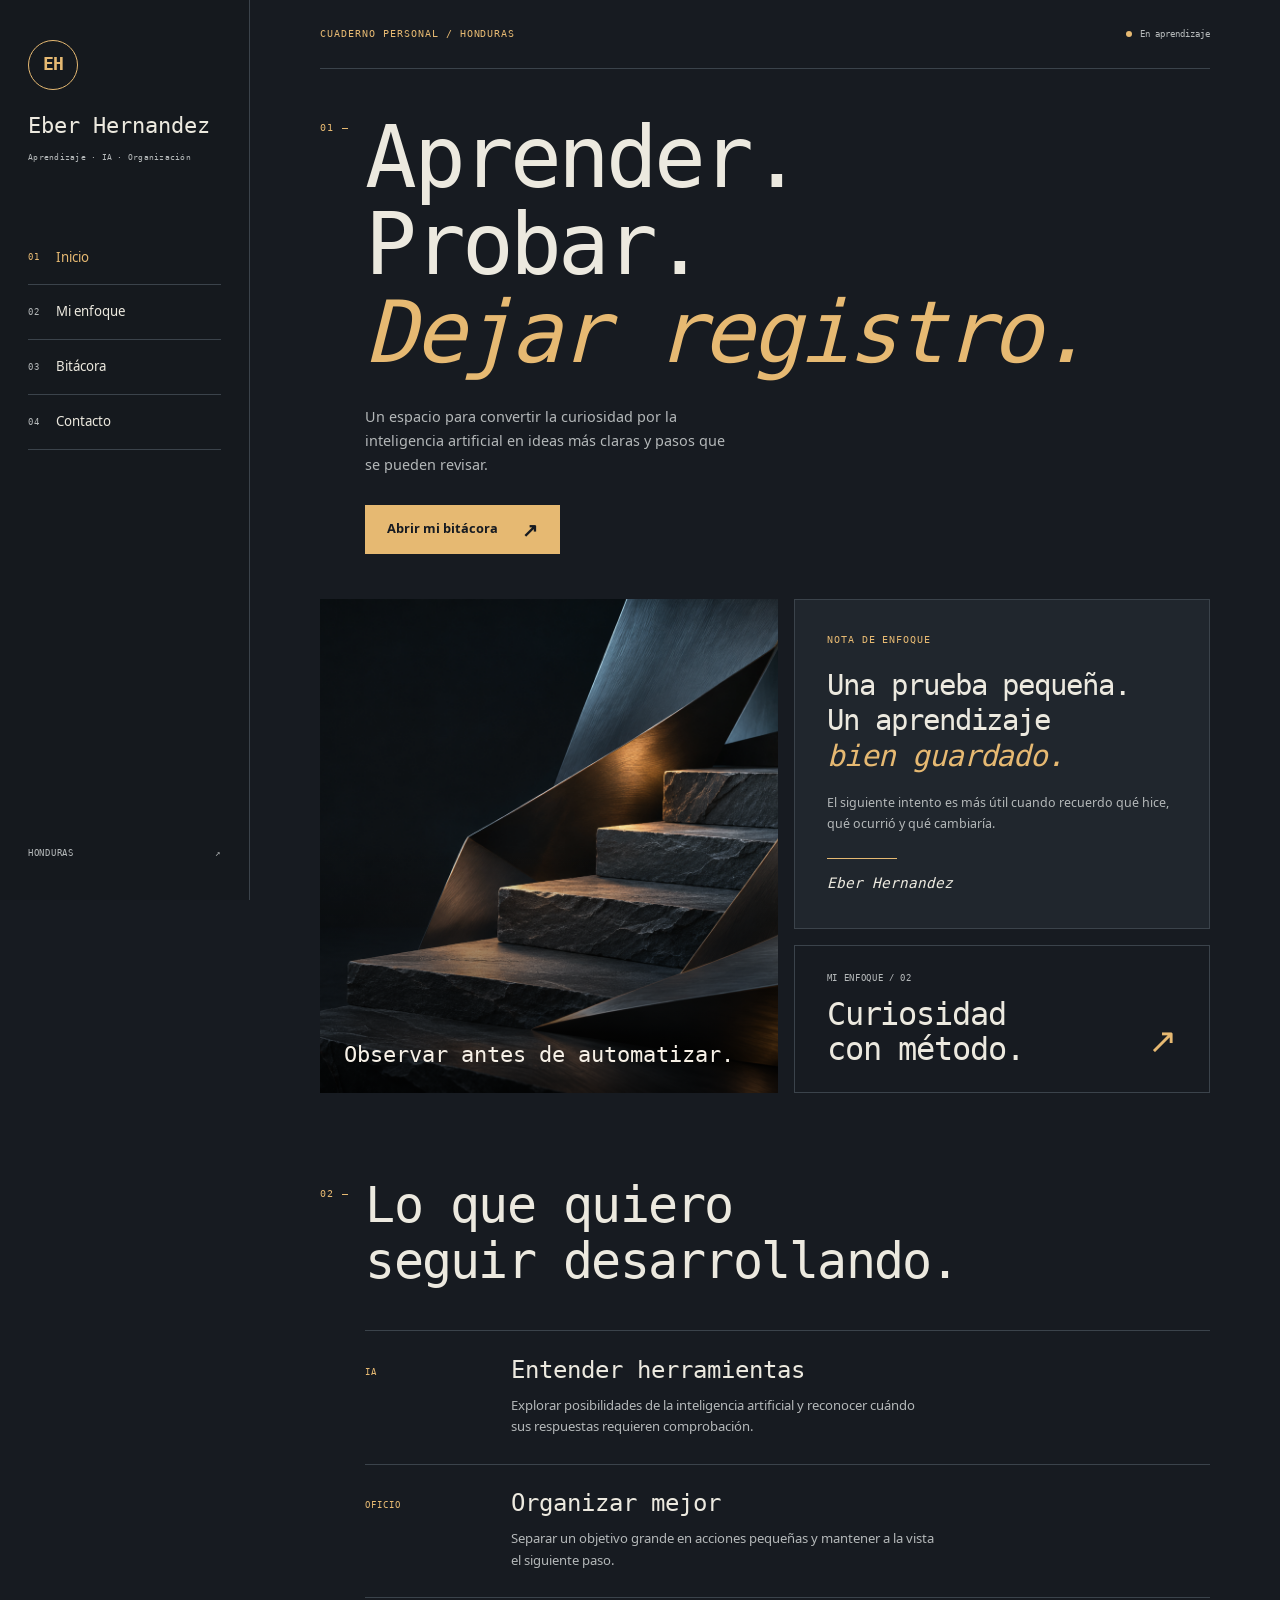
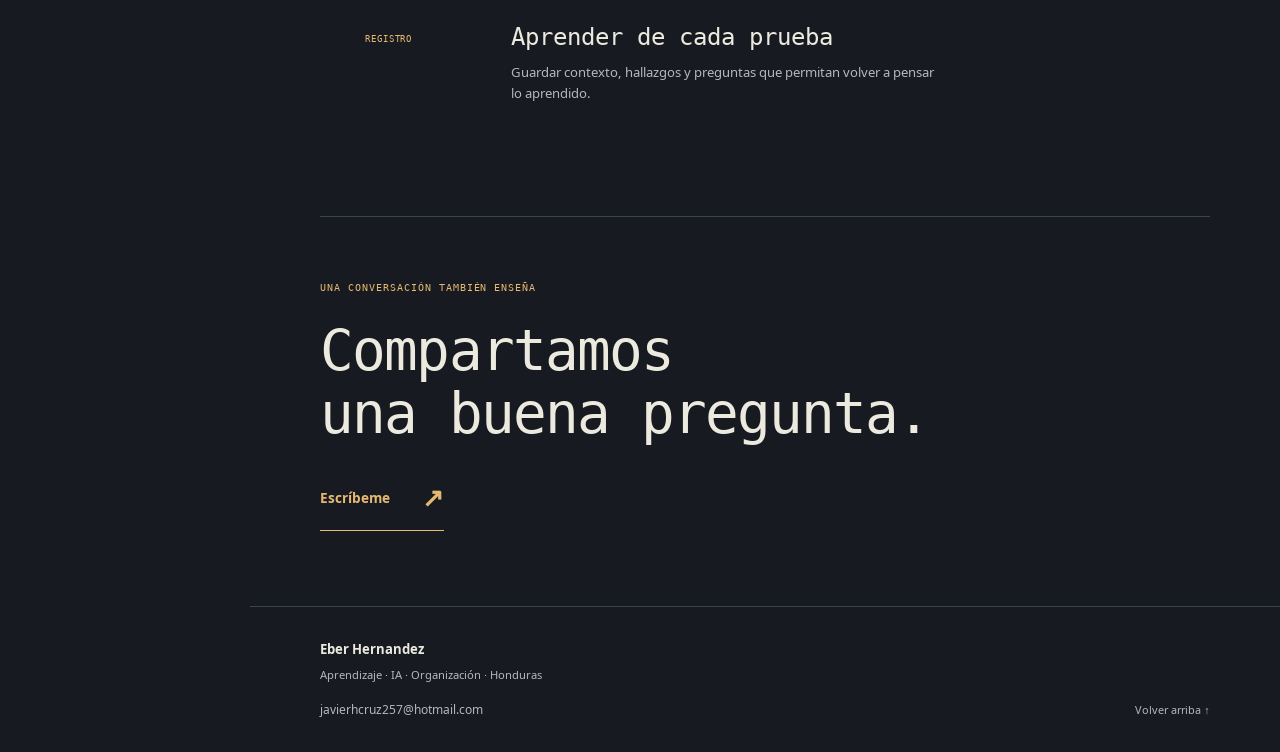
<file: index.html>
<!doctype html>
<html lang="es"><head><meta charset="utf-8"><meta name="viewport" content="width=device-width, initial-scale=1"><meta name="color-scheme" content="dark"><meta name="description" content="El espacio personal de Eber Hernandez para aprender sobre inteligencia artificial, organizar ideas y documentar pruebas."><meta name="theme-color" content="#171b21"><title>Aprender. Probar. Dejar registro. · Eber Hernandez</title><link rel="icon" href="favicon.svg" type="image/svg+xml"><link rel="stylesheet" href="assets/fonts.css"><link rel="stylesheet" href="assets/styles.css"><script src="configuracion.js" defer></script><script src="assets/app.js" defer></script></head><body data-site="eber" data-email="javierhcruz257@hotmail.com" class="site-eber"><a class="skip-link" href="#contenido">Saltar al contenido</a><header class="site-header"><a class="brand" href="index.html" aria-label="Eber Hernandez, inicio"><span class="brand-symbol" aria-hidden="true">EH</span><span>Eber Hernandez<small>Aprendizaje · IA · Organización</small></span></a><button class="menu-toggle" type="button" aria-expanded="false" aria-controls="navegacion">Menú <span aria-hidden="true">＋</span></button><nav id="navegacion" class="primary-nav" aria-label="Navegación principal" data-open="false"><a href="index.html" aria-current="page"><span class="nav-index" aria-hidden="true">01</span>Inicio</a><a href="servicios.html"><span class="nav-index" aria-hidden="true">02</span>Mi enfoque</a><a href="herramientas.html"><span class="nav-index" aria-hidden="true">03</span>Bitácora</a><a href="contacto.html"><span class="nav-index" aria-hidden="true">04</span>Contacto</a></nav><span class="nav-foot">Honduras<span aria-hidden="true"> ↗</span></span></header><main id="contenido" tabindex="-1">
<section class="eb-home"><div class="eb-topline"><span class="eyebrow">Cuaderno personal / Honduras</span><span class="eb-online"><i aria-hidden="true"></i>En aprendizaje</span></div><div class="eb-title"><span class="folio" aria-hidden="true">01 —</span><h1>Aprender.<br>Probar.<br><em>Dejar registro.</em></h1><p>Un espacio para convertir la curiosidad por la inteligencia artificial en ideas más claras y pasos que se pueden revisar.</p><a class="button amber" href="herramientas.html">Abrir mi bitácora<span aria-hidden="true">↗</span></a></div><div class="eb-bento"><figure class="eb-photo"><img src="assets/editorial.png" alt="Composición abstracta de planos oscuros y reflejos ámbar, como etapas de aprendizaje" width="1024" height="1024" fetchpriority="high"><figcaption>Observar antes de automatizar.</figcaption></figure><article class="eb-note"><span class="eyebrow">Nota de enfoque</span><h2>Una prueba pequeña.<br>Un aprendizaje<br><em>bien guardado.</em></h2><p>El siguiente intento es más útil cuando recuerdo qué hice, qué ocurrió y qué cambiaría.</p><span class="note-line" aria-hidden="true"></span><span class="signature">Eber Hernandez</span></article><a class="eb-bento-link" href="servicios.html"><span class="small-mono">MI ENFOQUE / 02</span><h2>Curiosidad<br>con método.</h2><span aria-hidden="true">↗</span></a></div></section>
<section class="eb-section"><div class="eb-section-head"><span class="folio">02 —</span><h2>Lo que quiero<br>seguir desarrollando.</h2></div><div class="eb-focus-list"><article><span>IA</span><div><h3>Entender herramientas</h3><p>Explorar posibilidades de la inteligencia artificial y reconocer cuándo sus respuestas requieren comprobación.</p></div></article><article><span>OFICIO</span><div><h3>Organizar mejor</h3><p>Separar un objetivo grande en acciones pequeñas y mantener a la vista el siguiente paso.</p></div></article><article><span>REGISTRO</span><div><h3>Aprender de cada prueba</h3><p>Guardar contexto, hallazgos y preguntas que permitan volver a pensar lo aprendido.</p></div></article></div></section>
<section class="eb-outro"><span class="eyebrow">Una conversación también enseña</span><h2>Compartamos<br>una buena pregunta.</h2><a class="text-link" href="contacto.html">Escríbeme<span aria-hidden="true">↗</span></a></section></main><footer class="site-footer"><div><strong>Eber Hernandez</strong><p>Aprendizaje · IA · Organización · Honduras</p></div><a href="mailto:javierhcruz257@hotmail.com">javierhcruz257@hotmail.com</a><a class="back-top" href="#contenido">Volver arriba ↑</a></footer></body></html>
</file>
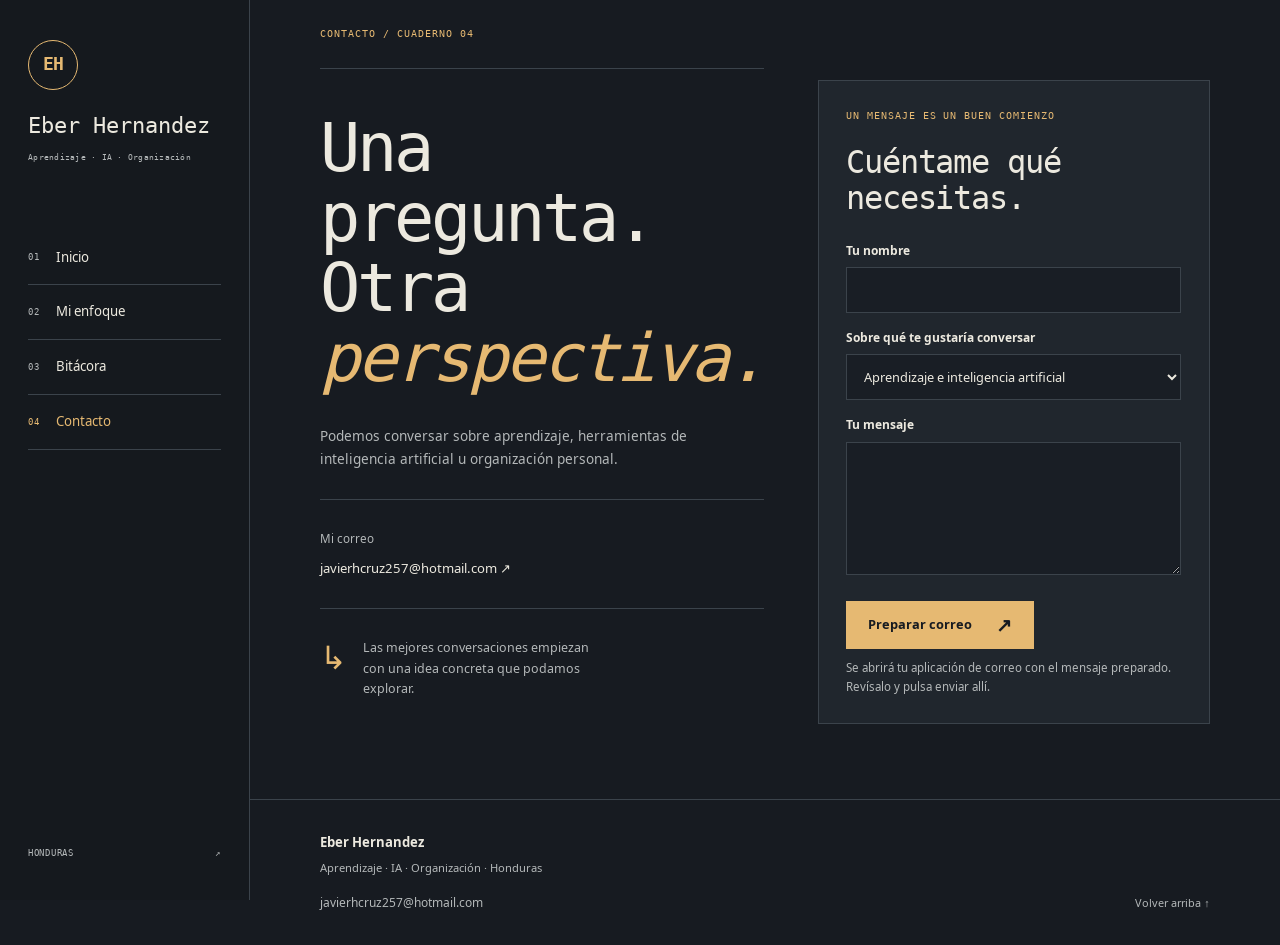
<file: contacto.html>
<!doctype html>
<html lang="es"><head><meta charset="utf-8"><meta name="viewport" content="width=device-width, initial-scale=1"><meta name="color-scheme" content="dark"><meta name="description" content="Contacta con Eber Hernandez para compartir preguntas e ideas sobre aprendizaje, inteligencia artificial y organización."><meta name="theme-color" content="#171b21"><title>Contacto · Eber Hernandez</title><link rel="icon" href="favicon.svg" type="image/svg+xml"><link rel="stylesheet" href="assets/fonts.css"><link rel="stylesheet" href="assets/styles.css"><script src="configuracion.js" defer></script><script src="assets/app.js" defer></script></head><body data-site="eber" data-email="javierhcruz257@hotmail.com" class="site-eber"><a class="skip-link" href="#contenido">Saltar al contenido</a><header class="site-header"><a class="brand" href="index.html" aria-label="Eber Hernandez, inicio"><span class="brand-symbol" aria-hidden="true">EH</span><span>Eber Hernandez<small>Aprendizaje · IA · Organización</small></span></a><button class="menu-toggle" type="button" aria-expanded="false" aria-controls="navegacion">Menú <span aria-hidden="true">＋</span></button><nav id="navegacion" class="primary-nav" aria-label="Navegación principal" data-open="false"><a href="index.html"><span class="nav-index" aria-hidden="true">01</span>Inicio</a><a href="servicios.html"><span class="nav-index" aria-hidden="true">02</span>Mi enfoque</a><a href="herramientas.html"><span class="nav-index" aria-hidden="true">03</span>Bitácora</a><a href="contacto.html" aria-current="page"><span class="nav-index" aria-hidden="true">04</span>Contacto</a></nav><span class="nav-foot">Honduras<span aria-hidden="true"> ↗</span></span></header><main id="contenido" tabindex="-1">
<section class="contact-layout eb-contact"><div class="contact-story"><div class="eb-topline"><span class="eyebrow">Contacto / Cuaderno 04</span></div><h1>Una pregunta.<br>Otra<br><em>perspectiva.</em></h1><p>Podemos conversar sobre aprendizaje, herramientas de inteligencia artificial u organización personal.</p><div class="contact-detail"><span>Mi correo</span><a href="mailto:javierhcruz257@hotmail.com">javierhcruz257@hotmail.com <span aria-hidden="true">↗</span></a></div><div class="eb-contact-note"><span aria-hidden="true">↳</span><p>Las mejores conversaciones empiezan con una idea concreta que podamos explorar.</p></div><div class="optional-links"><a class="button secondary" data-link="agenda" href="#" hidden>Ver agenda <span aria-hidden="true">↗</span></a><a class="button secondary" data-link="formulario" href="#" hidden>Abrir formulario <span aria-hidden="true">↗</span></a></div></div><form id="contact-form" class="contact-form" data-contact="eber"><p class="eyebrow">Un mensaje es un buen comienzo</p><h2>Cuéntame qué necesitas.</h2><div class="field"><label for="contact-name">Tu nombre</label><input id="contact-name" name="name" type="text" required maxlength="90" autocomplete="name"></div><div class="field"><label for="contact-subject">Sobre qué te gustaría conversar</label><select id="contact-subject" name="subject"><option value="Aprendizaje e inteligencia artificial">Aprendizaje e inteligencia artificial</option><option value="Organización personal">Organización personal</option><option value="Una idea o una pregunta">Una idea o una pregunta</option><option value="Sobre la bitácora">Sobre la bitácora</option></select></div><div class="field"><label for="contact-message">Tu mensaje</label><textarea id="contact-message" name="message" required rows="6" maxlength="3000"></textarea></div><button class="button" type="submit">Preparar correo <span aria-hidden="true">↗</span></button><p class="form-help">Se abrirá tu aplicación de correo con el mensaje preparado. Revísalo y pulsa enviar allí.</p><p id="contact-status" class="status" role="status" aria-live="polite"></p></form></section></main><footer class="site-footer"><div><strong>Eber Hernandez</strong><p>Aprendizaje · IA · Organización · Honduras</p></div><a href="mailto:javierhcruz257@hotmail.com">javierhcruz257@hotmail.com</a><a class="back-top" href="#contenido">Volver arriba ↑</a></footer></body></html>
</file>
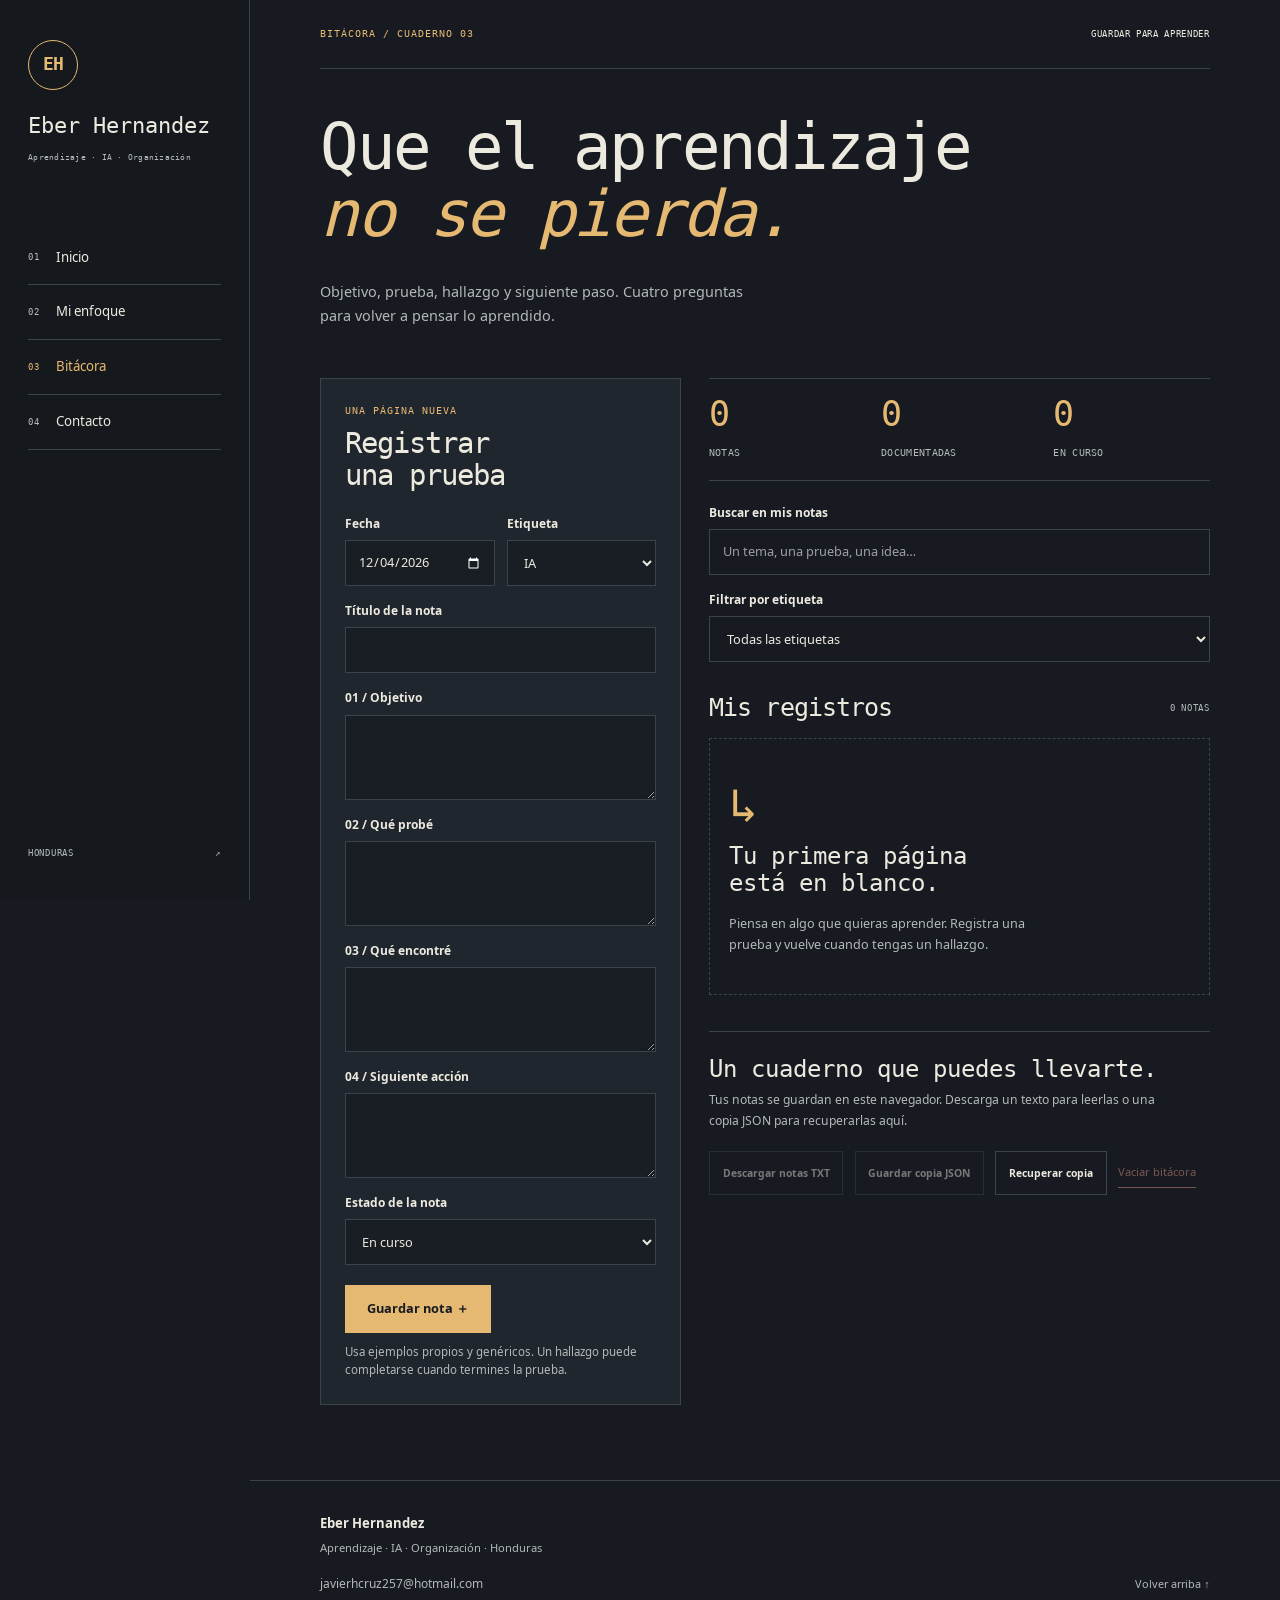
<file: herramientas.html>
<!doctype html>
<html lang="es"><head><meta charset="utf-8"><meta name="viewport" content="width=device-width, initial-scale=1"><meta name="color-scheme" content="dark"><meta name="description" content="Una bitácora personal para registrar objetivos, pruebas, hallazgos y siguientes acciones. Filtra, busca y exporta tus notas."><meta name="theme-color" content="#171b21"><title>Bitácora de aprendizaje · Eber Hernandez</title><link rel="icon" href="favicon.svg" type="image/svg+xml"><link rel="stylesheet" href="assets/fonts.css"><link rel="stylesheet" href="assets/styles.css"><script src="configuracion.js" defer></script><script src="assets/app.js" defer></script></head><body data-site="eber" data-email="javierhcruz257@hotmail.com" class="site-eber"><a class="skip-link" href="#contenido">Saltar al contenido</a><header class="site-header"><a class="brand" href="index.html" aria-label="Eber Hernandez, inicio"><span class="brand-symbol" aria-hidden="true">EH</span><span>Eber Hernandez<small>Aprendizaje · IA · Organización</small></span></a><button class="menu-toggle" type="button" aria-expanded="false" aria-controls="navegacion">Menú <span aria-hidden="true">＋</span></button><nav id="navegacion" class="primary-nav" aria-label="Navegación principal" data-open="false"><a href="index.html"><span class="nav-index" aria-hidden="true">01</span>Inicio</a><a href="servicios.html"><span class="nav-index" aria-hidden="true">02</span>Mi enfoque</a><a href="herramientas.html" aria-current="page"><span class="nav-index" aria-hidden="true">03</span>Bitácora</a><a href="contacto.html"><span class="nav-index" aria-hidden="true">04</span>Contacto</a></nav><span class="nav-foot">Honduras<span aria-hidden="true"> ↗</span></span></header><main id="contenido" tabindex="-1">
<section class="page-heading eb-page-head eb-tool-head"><div class="eb-topline"><span class="eyebrow">Bitácora / Cuaderno 03</span><span class="small-mono">GUARDAR PARA APRENDER</span></div><h1>Que el aprendizaje<br><em>no se pierda.</em></h1><p>Objetivo, prueba, hallazgo y siguiente paso. Cuatro preguntas para volver a pensar lo aprendido.</p></section>
<section class="eb-journal" aria-label="Bitácora personal"><aside><form id="journal-form" class="eb-journal-editor"><div class="editor-heading"><p class="eyebrow">Una página nueva</p><h2 id="editor-title">Registrar una prueba</h2></div><div class="form-grid"><div class="field"><label for="entry-date">Fecha</label><input id="entry-date" name="date" type="date" required min="1900-01-01" max="2200-12-31"></div><div class="field"><label for="entry-tag">Etiqueta</label><select id="entry-tag" name="tag"><option value="IA">IA</option><option value="Organización">Organización</option><option value="Aprendizaje">Aprendizaje</option><option value="Prueba de herramienta">Prueba de herramienta</option><option value="Otra">Otra</option></select></div></div><div class="field"><label for="entry-title">Título de la nota</label><input id="entry-title" name="title" type="text" required maxlength="160"></div><div class="field"><label for="entry-objective">01 / Objetivo</label><textarea id="entry-objective" name="objective" required maxlength="1800" rows="3"></textarea></div><div class="field"><label for="entry-trial">02 / Qué probé</label><textarea id="entry-trial" name="trial" required maxlength="2200" rows="3"></textarea></div><div class="field"><label for="entry-finding">03 / Qué encontré</label><textarea id="entry-finding" name="finding" maxlength="2200" rows="3"></textarea></div><div class="field"><label for="entry-next">04 / Siguiente acción</label><textarea id="entry-next" name="next" maxlength="1800" rows="2"></textarea></div><div class="field"><label for="entry-state">Estado de la nota</label><select id="entry-state" name="state"><option value="En curso">En curso</option><option value="Documentada">Documentada</option></select></div><div class="form-actions"><button id="save-entry" class="button amber" type="submit">Guardar nota <span aria-hidden="true">＋</span></button><button id="cancel-edit" class="button secondary" type="button" hidden>Cancelar</button></div><p class="form-help">Usa ejemplos propios y genéricos. Un hallazgo puede completarse cuando termines la prueba.</p></form></aside><div class="eb-notebook"><div class="eb-journal-stats"><div><strong id="total-count">0</strong><span>Notas</span></div><div><strong id="documented-count">0</strong><span>Documentadas</span></div><div><strong id="pending-count">0</strong><span>En curso</span></div></div><div class="eb-search"><div class="field"><label for="search-notes">Buscar en mis notas</label><input id="search-notes" name="search-notes" type="search" maxlength="120" placeholder="Un tema, una prueba, una idea…"></div><div class="field"><label for="filter-tag">Filtrar por etiqueta</label><select id="filter-tag" name="filter-tag"><option value="all">Todas las etiquetas</option><option value="IA">IA</option><option value="Organización">Organización</option><option value="Aprendizaje">Aprendizaje</option><option value="Prueba de herramienta">Prueba de herramienta</option><option value="Otra">Otra</option></select></div></div><div class="records-header"><h2>Mis registros</h2><span id="visible-count" class="small-mono">0 notas</span></div><div id="journal-list" class="journal-list"></div><div id="empty-state" class="empty-state"><span class="empty-folio" aria-hidden="true">↳</span><h3>Tu primera página está en blanco.</h3><p>Piensa en algo que quieras aprender. Registra una prueba y vuelve cuando tengas un hallazgo.</p></div><p id="tool-status" class="status" role="status" aria-live="polite"></p><section class="eb-backup"><h3>Un cuaderno que puedes llevarte.</h3><p>Tus notas se guardan en este navegador. Descarga un texto para leerlas o una copia JSON para recuperarlas aquí.</p><div class="export-actions"><button class="button secondary" id="export-txt" type="button" disabled>Descargar notas TXT</button><button class="button secondary" id="export-json" type="button" disabled>Guardar copia JSON</button><label class="button secondary file-label" for="import-json">Recuperar copia<input id="import-json" type="file" accept=".json,application/json"></label><button class="quiet-button danger" id="clear-entries" type="button" disabled>Vaciar bitácora</button></div></section></div></section></main><footer class="site-footer"><div><strong>Eber Hernandez</strong><p>Aprendizaje · IA · Organización · Honduras</p></div><a href="mailto:javierhcruz257@hotmail.com">javierhcruz257@hotmail.com</a><a class="back-top" href="#contenido">Volver arriba ↑</a></footer></body></html>
</file>
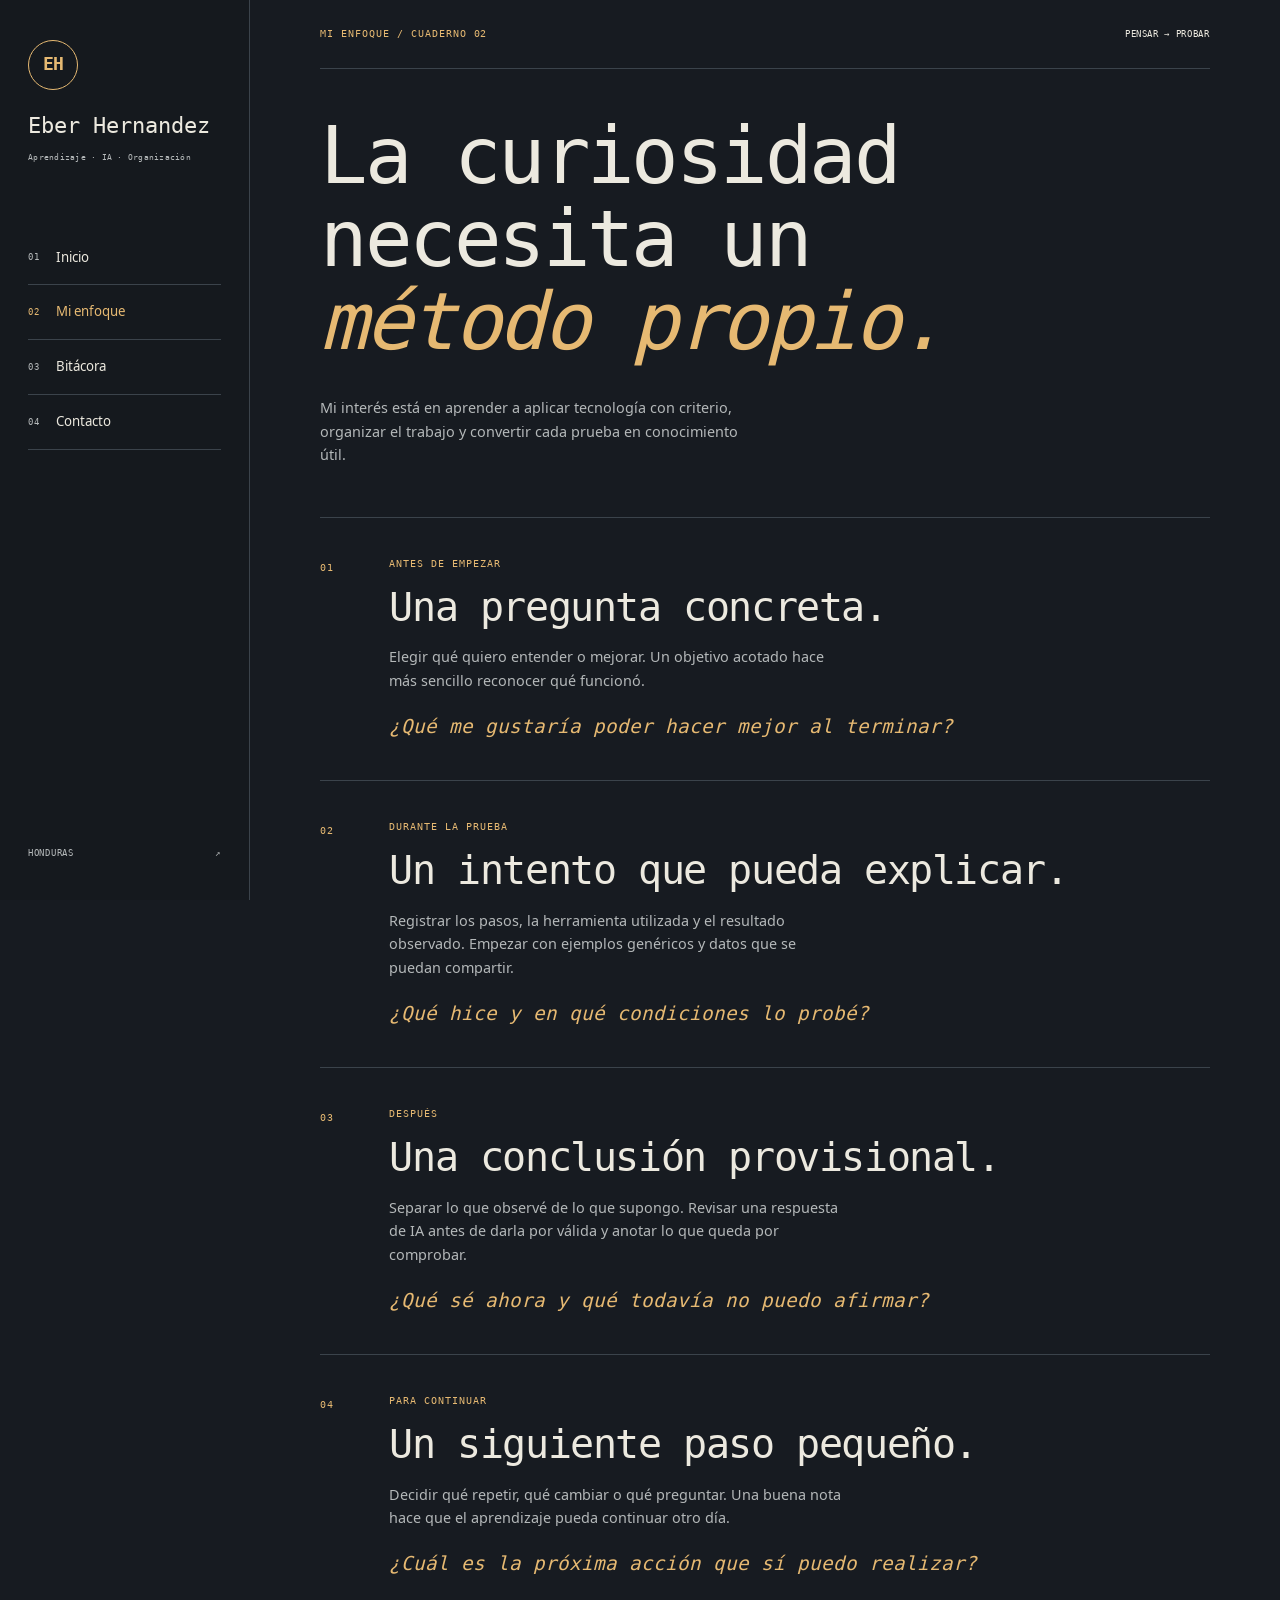
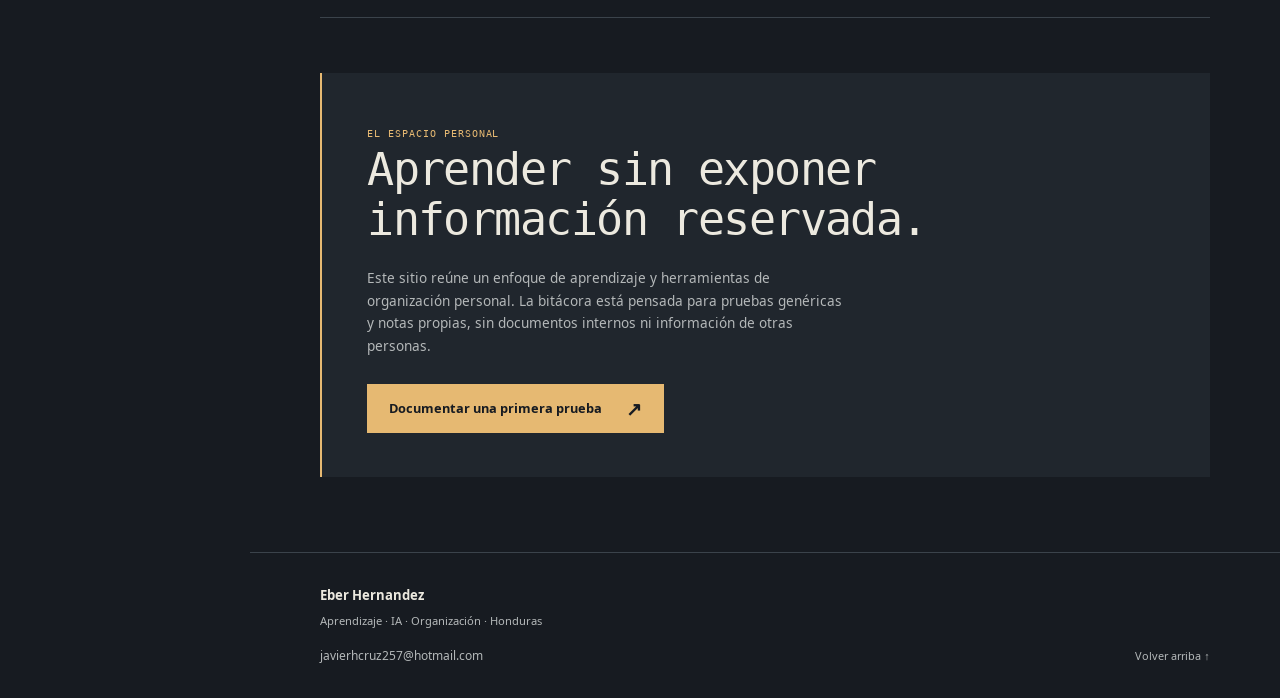
<file: servicios.html>
<!doctype html>
<html lang="es"><head><meta charset="utf-8"><meta name="viewport" content="width=device-width, initial-scale=1"><meta name="color-scheme" content="dark"><meta name="description" content="Un método personal de aprendizaje para experimentar con herramientas de IA y organización, documentando lo aprendido."><meta name="theme-color" content="#171b21"><title>Mi enfoque · Eber Hernandez</title><link rel="icon" href="favicon.svg" type="image/svg+xml"><link rel="stylesheet" href="assets/fonts.css"><link rel="stylesheet" href="assets/styles.css"><script src="configuracion.js" defer></script><script src="assets/app.js" defer></script></head><body data-site="eber" data-email="javierhcruz257@hotmail.com" class="site-eber"><a class="skip-link" href="#contenido">Saltar al contenido</a><header class="site-header"><a class="brand" href="index.html" aria-label="Eber Hernandez, inicio"><span class="brand-symbol" aria-hidden="true">EH</span><span>Eber Hernandez<small>Aprendizaje · IA · Organización</small></span></a><button class="menu-toggle" type="button" aria-expanded="false" aria-controls="navegacion">Menú <span aria-hidden="true">＋</span></button><nav id="navegacion" class="primary-nav" aria-label="Navegación principal" data-open="false"><a href="index.html"><span class="nav-index" aria-hidden="true">01</span>Inicio</a><a href="servicios.html" aria-current="page"><span class="nav-index" aria-hidden="true">02</span>Mi enfoque</a><a href="herramientas.html"><span class="nav-index" aria-hidden="true">03</span>Bitácora</a><a href="contacto.html"><span class="nav-index" aria-hidden="true">04</span>Contacto</a></nav><span class="nav-foot">Honduras<span aria-hidden="true"> ↗</span></span></header><main id="contenido" tabindex="-1">
<section class="page-heading eb-page-head"><div class="eb-topline"><span class="eyebrow">Mi enfoque / Cuaderno 02</span><span class="small-mono">PENSAR → PROBAR</span></div><h1>La curiosidad<br>necesita un<br><em>método propio.</em></h1><p>Mi interés está en aprender a aplicar tecnología con criterio, organizar el trabajo y convertir cada prueba en conocimiento útil.</p></section>
<section class="eb-method"><article><span class="folio">01</span><div><p class="eyebrow">Antes de empezar</p><h2>Una pregunta concreta.</h2><p>Elegir qué quiero entender o mejorar. Un objetivo acotado hace más sencillo reconocer qué funcionó.</p><p class="eb-question">¿Qué me gustaría poder hacer mejor al terminar?</p></div></article><article><span class="folio">02</span><div><p class="eyebrow">Durante la prueba</p><h2>Un intento que pueda explicar.</h2><p>Registrar los pasos, la herramienta utilizada y el resultado observado. Empezar con ejemplos genéricos y datos que se puedan compartir.</p><p class="eb-question">¿Qué hice y en qué condiciones lo probé?</p></div></article><article><span class="folio">03</span><div><p class="eyebrow">Después</p><h2>Una conclusión provisional.</h2><p>Separar lo que observé de lo que supongo. Revisar una respuesta de IA antes de darla por válida y anotar lo que queda por comprobar.</p><p class="eb-question">¿Qué sé ahora y qué todavía no puedo afirmar?</p></div></article><article><span class="folio">04</span><div><p class="eyebrow">Para continuar</p><h2>Un siguiente paso pequeño.</h2><p>Decidir qué repetir, qué cambiar o qué preguntar. Una buena nota hace que el aprendizaje pueda continuar otro día.</p><p class="eb-question">¿Cuál es la próxima acción que sí puedo realizar?</p></div></article></section>
<section class="eb-note-wide"><span class="eyebrow">El espacio personal</span><h2>Aprender sin exponer<br>información reservada.</h2><p>Este sitio reúne un enfoque de aprendizaje y herramientas de organización personal. La bitácora está pensada para pruebas genéricas y notas propias, sin documentos internos ni información de otras personas.</p><a class="button amber" href="herramientas.html">Documentar una primera prueba<span aria-hidden="true">↗</span></a></section></main><footer class="site-footer"><div><strong>Eber Hernandez</strong><p>Aprendizaje · IA · Organización · Honduras</p></div><a href="mailto:javierhcruz257@hotmail.com">javierhcruz257@hotmail.com</a><a class="back-top" href="#contenido">Volver arriba ↑</a></footer></body></html>
</file>
<file: assets/fonts.css>
@font-face{font-family:'Site Display';src:url('fonts/display-400.woff') format('woff');font-style:normal;font-weight:400;font-display:swap}
@font-face{font-family:'Site Display';src:url('fonts/display-700.woff') format('woff');font-style:normal;font-weight:700;font-display:swap}
@font-face{font-family:'Site Text';src:url('fonts/text-400.woff') format('woff');font-style:normal;font-weight:400;font-display:swap}
@font-face{font-family:'Site Text';src:url('fonts/text-700.woff') format('woff');font-style:normal;font-weight:700;font-display:swap}
@font-face{font-family:'Site Mono';src:url('fonts/mono-400.woff') format('woff');font-style:normal;font-weight:400;font-display:swap}
:root{--font-head:'Site Display',Georgia,serif;--font-body:'Site Text',Arial,sans-serif;--font-mono:'Site Mono',monospace}
</file>
<file: assets/styles.css>
*{box-sizing:border-box}html{scroll-behavior:smooth;scroll-padding-top:7rem}body{margin:0;font-family:var(--font-body,Arial,sans-serif);line-height:1.65;-webkit-font-smoothing:antialiased}button,input,select,textarea{font:inherit}button,a,input,select,textarea{-webkit-tap-highlight-color:transparent}button,a{touch-action:manipulation}button{cursor:pointer}button:disabled{cursor:not-allowed;opacity:.45}a{color:inherit;text-decoration:none}img{display:block;max-width:100%}h1,h2,h3,p,figure{margin:0}h1,h2,h3{font-family:var(--font-head,Georgia,serif);font-weight:500;line-height:1.12;text-wrap:balance}h1{letter-spacing:-.045em}h2{letter-spacing:-.035em}p{max-width:68ch}em{font-weight:inherit}ul,ol{padding-left:1.2rem}main{min-width:0}main:focus{outline:none}[hidden]{display:none!important}:focus-visible{outline:3px solid var(--focus,#0d7c81);outline-offset:5px}::selection{background:var(--accent);color:var(--ink)}.wrap{width:min(1280px,calc(100% - 96px));margin-inline:auto}.eyebrow,.small-mono,.folio,.chapter,.nav-index{font-family:var(--font-mono,monospace);font-size:.7rem;font-weight:500;letter-spacing:.1em;text-transform:uppercase}.eyebrow{margin-bottom:1.3rem}.small-mono{font-size:.68rem;letter-spacing:.07em}.site-header{display:flex;align-items:center;gap:2rem;position:relative;z-index:20}.brand{display:flex;align-items:center;gap:.85rem;line-height:1.25;flex-shrink:0}.brand>span:last-child{font-family:var(--font-head,Georgia,serif);font-size:1.1rem;font-weight:600}.brand small{display:block;font-family:var(--font-body,Arial,sans-serif);font-size:.64rem;font-weight:400;margin-top:.35rem;letter-spacing:.02em}.brand-symbol{display:grid;place-items:center;width:46px;height:46px;font-family:var(--font-head,Georgia,serif);font-size:1.1rem;font-weight:700;letter-spacing:-.04em}.primary-nav{display:flex;align-items:center;gap:1.5rem;margin-left:auto}.primary-nav a{font-size:.8rem;padding:.65rem 0;position:relative}.primary-nav a:after{content:'';position:absolute;bottom:.2rem;left:0;width:0;height:1px;background:currentColor;transition:width .2s}.primary-nav a:hover:after,.primary-nav a[aria-current=page]:after{width:100%}.nav-index,.nav-foot{display:none}.menu-toggle{display:none;color:inherit;background:transparent;border:1px solid currentColor;border-radius:0;padding:.5rem .8rem;align-items:center;gap:.65rem}.skip-link{position:fixed;top:10px;left:12px;padding:12px 18px;background:var(--ink);color:var(--paper);z-index:100;transform:translateY(-180%)}.skip-link:focus{transform:translateY(0)}.button{display:inline-flex;justify-content:center;align-items:center;gap:1.5rem;min-height:48px;padding:.85rem 1.3rem;border:1px solid var(--ink);background:var(--ink);color:var(--paper);font-size:.8rem;font-weight:600;line-height:1.4;border-radius:0;transition:background .2s,color .2s,transform .2s;text-align:center;max-width:100%}.button:hover{transform:translateY(-2px)}.button span[aria-hidden]{font-size:1.2rem;line-height:1}.button.secondary{background:transparent;color:var(--ink);border-color:var(--line)}.button.secondary:hover{border-color:var(--ink)}.text-link{display:inline-flex;align-items:center;gap:2rem;font-size:.85rem;font-weight:600;padding:.7rem 0;border-bottom:1px solid currentColor}.text-link>span{font-size:1.6rem;transition:transform .2s}.text-link:hover>span{transform:translate(3px,-3px)}.section{padding-block:100px}.section-heading{margin-bottom:2.5rem}.section-heading h2{font-size:clamp(2.3rem,4.1vw,3.8rem)}.section-heading>p:last-child{margin-top:1rem;color:var(--muted)}.site-footer{border-top:1px solid var(--line);padding:2.7rem 0;display:flex;align-items:center;gap:2rem;color:var(--muted);font-size:.75rem}.site-footer strong{font-size:.82rem;font-weight:600;color:var(--ink)}.site-footer p{font-size:.7rem;margin-top:.3rem}.site-footer>a{overflow-wrap:anywhere}.site-footer .back-top{margin-left:auto;white-space:nowrap}.page-heading{padding-block:82px 65px}.page-heading h1{font-size:clamp(3rem,6vw,5.5rem)}.page-heading>p:last-child{margin-top:1.5rem;color:var(--muted);max-width:700px;font-size:1rem}.clean-list{list-style:none;margin:1.2rem 0;padding:0}.clean-list li{padding:.65rem 0 .65rem 1.3rem;position:relative;border-bottom:1px solid var(--line);font-size:.9rem}.clean-list li:before{content:'↳';position:absolute;left:0;color:var(--muted)}.note{padding:1.2rem 1.5rem;border-left:2px solid var(--accent);font-size:.81rem;color:var(--muted);background:var(--surface);max-width:none;margin:2rem 0}.contact-layout{display:grid;grid-template-columns:1fr 1fr;gap:7%;padding-block:95px 110px;align-items:start}.contact-story h1{font-size:clamp(3.2rem,6vw,5.5rem);margin-bottom:2rem}.contact-story>p{font-size:.97rem;color:var(--muted);max-width:480px}.contact-detail{padding:1.8rem 0;margin:1.8rem 0;border-block:1px solid var(--line)}.contact-detail>span{display:block;font-size:.73rem;color:var(--muted);margin-bottom:.6rem}.contact-detail>a{font-size:clamp(.9rem,1.4vw,1.1rem);overflow-wrap:anywhere;display:block}.contact-prompt h2{font-size:1.3rem}.contact-form{padding:2.4rem;background:var(--surface);border:1px solid var(--line)}.contact-form h2{font-size:2.2rem;margin-bottom:1.6rem}.contact-form .button{margin-top:.6rem}.optional-links{display:flex;flex-wrap:wrap;gap:.7rem}.field{margin-bottom:1rem;min-width:0}.field label{display:block;font-size:.75rem;font-weight:600;margin-bottom:.45rem;line-height:1.5}.field input,.field select,.field textarea{width:100%;display:block;border:1px solid var(--line);border-radius:0;background:var(--input,var(--paper));color:var(--ink);padding:.75rem .8rem;line-height:1.4;min-height:46px;font-size:.88rem;min-width:0}.field textarea{resize:vertical;min-height:90px}.field input::placeholder,.field textarea::placeholder{color:var(--muted);opacity:.85}.field input:focus,.field select:focus,.field textarea:focus{border-color:var(--ink)}.form-grid{display:grid;grid-template-columns:1fr 1fr;gap:1rem}.form-actions{display:flex;flex-wrap:wrap;gap:.65rem;margin-top:1.2rem}.form-help{font-size:.72rem;color:var(--muted);line-height:1.6;margin-top:.65rem;max-width:none}.status{font-size:.8rem;border-left:2px solid var(--accent);padding:.8rem 1rem;background:var(--surface);margin:1rem 0;overflow-wrap:anywhere}.status:empty{display:none}.editor-heading{margin-bottom:1.5rem}.editor-heading h2{font-size:1.8rem}.editor-heading .eyebrow{margin-bottom:.5rem}.editor-form{border:1px solid var(--line);padding:1.8rem;margin-block:2rem}.tool-workspace{padding-bottom:2rem}.tool-workspace>*{min-width:0}.records-section{margin-top:2rem}.records-header{display:flex;justify-content:space-between;align-items:center;gap:1rem;margin:2rem 0 1rem}.records-header h2{font-size:1.65rem}.records-header .small-mono{color:var(--muted);text-align:right}.filters{display:flex;flex-wrap:wrap;gap:.45rem;margin-bottom:1.2rem}.filters button{background:transparent;color:var(--muted);font-size:.74rem;border:1px solid var(--line);padding:.45rem .8rem;min-height:38px}.filters button[aria-pressed=true]{background:var(--ink);border-color:var(--ink);color:var(--paper)}.task-list,.project-list,.journal-list{display:grid;gap:.7rem}.empty-state{text-align:center;border:1px dashed var(--line);padding:3.2rem 1.8rem;background:var(--surface)}.empty-state>span{display:block;font-size:2.3rem;line-height:1.1;margin-bottom:.7rem;color:var(--muted)}.empty-state h3{font-size:1.4rem}.empty-state p{font-size:.83rem;color:var(--muted);margin:1rem auto 0;max-width:45ch}.task-row{display:grid;grid-template-columns:24px 1fr;gap:.8rem;padding:1.2rem;border:1px solid var(--line);background:var(--surface)}.task-row input[type=checkbox]{width:18px;height:18px;accent-color:var(--ink);margin:3px 0 0;cursor:pointer}.task-row h3,.project-row h3{font-size:1.05rem;overflow-wrap:anywhere;line-height:1.4}.task-row.is-done h3{text-decoration:line-through;opacity:.65}.record-meta{font-size:.7rem;color:var(--muted);margin-top:.4rem;overflow-wrap:anywhere}.record-actions{display:flex;gap:.8rem;flex-wrap:wrap;margin-top:.75rem}.quiet-button{padding:.25rem 0;border:0;border-bottom:1px solid currentColor;background:transparent;color:var(--ink);font-size:.7rem;line-height:1.5;min-height:30px}.quiet-button.danger{color:var(--danger,#a13e2e)}.badge{display:inline-block;font-family:var(--font-mono,monospace);font-size:.58rem;letter-spacing:.04em;text-transform:uppercase;padding:.2rem .45rem;background:var(--tint,var(--surface));margin-right:.5rem;vertical-align:middle}.badge.overdue{color:var(--danger,#a13e2e);border:1px solid currentColor;background:transparent}.export-panel{border-top:1px solid var(--line);padding-top:2rem;margin-top:2rem;display:grid;gap:1.2rem}.export-panel h3{font-size:1.3rem}.export-panel p,.eb-backup p{font-size:.8rem;color:var(--muted);margin-top:.5rem}.export-actions{display:flex;gap:.7rem;flex-wrap:wrap;align-items:center}.export-actions .button{font-size:.72rem;padding:.7rem 1rem;min-height:44px}.file-label{position:relative;cursor:pointer;overflow:hidden}.file-label input{position:absolute;inset:0;width:100%;height:100%;opacity:0;cursor:pointer}.file-label:focus-within{outline:3px solid var(--focus);outline-offset:4px}.local-note{font-size:.75rem;color:var(--muted);margin-top:1.2rem;line-height:1.6}.local-note p{font-size:inherit}.section-tail{padding-bottom:80px}.stats-grid{display:grid;grid-template-columns:repeat(4,1fr);border:1px solid var(--line)}.stats-grid>div{padding:1.1rem;border-right:1px solid var(--line)}.stats-grid>div:last-child{border:0}.stats-grid span{font-family:var(--font-head,Georgia,serif);font-size:2rem;line-height:1}.stats-grid p{font-size:.66rem;color:var(--muted);margin-top:.5rem}.progress-meta{display:flex;justify-content:space-between;gap:1rem;font-size:.72rem;margin:1.1rem 0 .4rem}.progress-track{height:5px;background:var(--line)}.progress-track span{display:block;height:100%;width:0;background:var(--ink);transition:width .2s}
@media(max-width:1100px){.wrap{width:calc(100% - 64px)}.primary-nav{gap:1rem}.primary-nav a{font-size:.73rem}.contact-form{padding:1.7rem}.contact-layout{gap:5%}.site-footer{flex-wrap:wrap}.site-footer .back-top{margin-left:auto}.stats-grid>div{padding:.8rem}}
@media(max-width:800px){html{scroll-padding-top:5rem}.wrap{width:calc(100% - 40px)}.site-header{flex-wrap:wrap;gap:1rem;padding-block:1rem}.brand>span:last-child{font-size:1rem}.brand-symbol{width:40px;height:40px}.primary-nav{width:100%;margin:0;justify-content:flex-start;flex-wrap:wrap;gap:.1rem 1.5rem}.primary-nav a{font-size:.84rem;padding:.65rem 0}.menu-toggle{display:flex;margin-left:auto}.nav-foot{display:none}body[data-enhanced=true] .primary-nav{display:none}body[data-enhanced=true] .primary-nav[data-open=true]{display:flex}.section{padding-block:65px}.page-heading{padding-block:50px 40px}.page-heading h1{font-size:clamp(2.6rem,8vw,4.2rem)}.contact-layout{grid-template-columns:1fr;gap:2.5rem;padding-block:45px 65px}.contact-story h1{font-size:clamp(3.1rem,10vw,4.5rem)}.contact-story>p{max-width:600px}.contact-form{padding:1.6rem}.site-footer{align-items:flex-start;gap:1rem;flex-direction:column;padding-block:2rem}.site-footer .back-top{margin:0}.records-header{align-items:flex-start}.records-header h2{font-size:1.4rem}.export-actions .quiet-button{margin:.3rem 0}.section-tail{padding-bottom:50px}}
@media(max-width:420px){.wrap{width:calc(100% - 32px)}.brand small{font-size:.58rem}.brand-symbol{width:34px;height:34px}.site-header{gap:.6rem}.button{width:100%}.text-link{width:auto}.form-grid{grid-template-columns:1fr;gap:0}.editor-form{padding:1.2rem}.stats-grid{grid-template-columns:1fr 1fr}.stats-grid>div:nth-child(2){border-right:0}.stats-grid>div:nth-child(-n+2){border-bottom:1px solid var(--line)}.form-actions>*{flex:1 0 100%}.contact-form{padding:1.25rem}.contact-detail>a{font-size:.86rem}.export-actions>*{width:100%}.export-actions .quiet-button{text-align:left}.contact-form h2{font-size:1.8rem}.filters{gap:.35rem}.filters button{font-size:.7rem;padding:.4rem .6rem}}
@media(prefers-reduced-motion:reduce){html{scroll-behavior:auto}*,*:before,*:after{animation:none!important;transition:none!important}.button:hover{transform:none}}

:root{--ink:#ece9df;--paper:#171b21;--surface:#20262d;--muted:#b4b8b9;--line:#3b434b;--accent:#e6b972;--tint:#343330;--focus:#f0c881;--danger:#f39d89;--input:#191e25}body{background:var(--paper);color:var(--ink)}h1,h2,h3{font-weight:500}h1 em,h2 em{font-style:italic;color:var(--accent)}.site-header{position:fixed;top:0;bottom:0;left:0;width:250px;flex-direction:column;align-items:flex-start;padding:40px 28px;border-right:1px solid var(--line);background:#15191e;gap:0}.brand{flex-direction:column;align-items:flex-start;gap:1.3rem}.brand-symbol{width:50px;height:50px;border:1px solid var(--accent);border-radius:50%;color:var(--accent);font-size:1.1rem}.brand>span:last-child{font-size:1.4rem;font-weight:500;line-height:1.3}.brand small{margin-top:.65rem;font-family:var(--font-mono,monospace);font-size:.53rem;line-height:1.8;letter-spacing:.03em;color:var(--muted);max-width:170px}.primary-nav{margin:65px 0 0;width:100%;flex-direction:column;align-items:stretch;gap:0}.primary-nav a{font-size:.83rem;padding:1rem 0;border-bottom:1px solid var(--line);display:flex;align-items:center;gap:1rem}.primary-nav a:after{display:none}.primary-nav a:hover,.primary-nav a[aria-current=page]{color:var(--accent)}.nav-index{display:block;color:var(--muted);font-size:.54rem}.primary-nav a[aria-current=page] .nav-index{color:var(--accent)}.nav-foot{display:flex;justify-content:space-between;width:100%;margin-top:auto;padding-top:2rem;font-family:var(--font-mono,monospace);font-size:.58rem;letter-spacing:.08em;text-transform:uppercase;color:var(--muted)}main{margin-left:250px;padding:0 5.5vw;max-width:1650px}.site-footer{margin-left:250px;margin-right:0;padding:2rem 5.5vw;flex-wrap:wrap;gap:1rem}.site-footer>div{flex-basis:100%}.site-footer .back-top{font-size:.68rem}.skip-link{background:var(--accent);color:var(--paper)}.eyebrow{font-size:.6rem;color:var(--accent)}.small-mono{font-size:.58rem}.folio{color:var(--accent);font-size:.65rem;white-space:nowrap}.button{background:var(--accent);border-color:var(--accent);color:var(--paper)}.button.amber{background:var(--accent);color:var(--paper);border-color:var(--accent)}.button.secondary{border-color:var(--line);color:var(--ink)}.button.secondary:hover{border-color:var(--accent)}.eb-topline{display:flex;align-items:center;justify-content:space-between;gap:1rem;padding:26px 0;border-bottom:1px solid var(--line);margin-bottom:45px}.eb-topline .eyebrow{margin:0}.eb-online{font-family:var(--font-mono,monospace);font-size:.55rem;color:var(--muted);display:flex;align-items:center;gap:.5rem;white-space:nowrap}.eb-online i{display:block;width:6px;height:6px;background:var(--accent);border-radius:50%}.eb-title{position:relative;padding-left:45px;margin-bottom:45px}.eb-title>.folio{position:absolute;top:.3rem;left:0}.eb-title h1{font-size:clamp(3.8rem,6.7vw,7rem);line-height:1.02;letter-spacing:-.045em}.eb-title>p{max-width:46ch;font-size:.9rem;color:var(--muted);margin:1.8rem 0}.eb-bento{display:grid;grid-template-columns:1.1fr 1fr;grid-template-rows:auto auto;gap:16px}.eb-photo{grid-row:1/3;position:relative;min-height:440px;overflow:hidden}.eb-photo img{height:100%;width:100%;object-fit:cover;position:absolute;inset:0;filter:saturate(.7)}.eb-photo:after{content:'';position:absolute;inset:50% 0 0;background:linear-gradient(transparent,rgba(0,0,0,.75))}.eb-photo figcaption{position:absolute;left:24px;right:24px;bottom:24px;z-index:1;color:#f6f0e6;font-family:var(--font-head,Georgia,serif);font-size:1.4rem;line-height:1.3}.eb-note{padding:2rem;background:var(--surface);border:1px solid var(--line);display:flex;flex-direction:column;align-items:flex-start}.eb-note h2{font-size:clamp(1.65rem,2.3vw,2.35rem);line-height:1.2}.eb-note p{font-size:.78rem;color:var(--muted);margin-top:1.2rem}.note-line{display:block;height:1px;width:70px;background:var(--accent);margin:1.5rem 0 .8rem}.signature{font-family:var(--font-head,Georgia,serif);font-style:italic;font-size:.9rem}.eb-bento-link{border:1px solid var(--line);padding:1.5rem 2rem;display:grid;grid-template-columns:1fr auto;gap:.7rem;transition:border-color .2s}.eb-bento-link:hover{border-color:var(--accent)}.eb-bento-link>.small-mono{grid-column:1/-1;color:var(--muted)}.eb-bento-link h2{font-size:2rem}.eb-bento-link>span:last-child{font-size:2.2rem;color:var(--accent);align-self:end}.eb-section{padding-block:85px}.eb-section-head{display:grid;grid-template-columns:45px 1fr;margin-bottom:2.5rem}.eb-section-head>.folio{padding-top:.4rem}.eb-section-head h2{font-size:clamp(2.3rem,3.9vw,3.6rem)}.eb-focus-list{margin-left:45px}.eb-focus-list article{display:grid;grid-template-columns:130px 1fr;gap:1rem;border-top:1px solid var(--line);padding:1.6rem 0}.eb-focus-list article>span{font-family:var(--font-mono,monospace);font-size:.58rem;letter-spacing:.09em;padding-top:.45rem;color:var(--accent)}.eb-focus-list h3{font-size:1.5rem}.eb-focus-list p{font-size:.82rem;color:var(--muted);margin-top:.7rem;max-width:53ch}.eb-outro{border-top:1px solid var(--line);padding-block:55px 75px}.eb-outro h2{font-size:clamp(2.8rem,4.4vw,4rem);margin:1.3rem 0}.eb-outro .text-link{color:var(--accent)}.eb-page-head{padding-block:0 50px}.eb-page-head h1{font-size:clamp(3.5rem,6.2vw,6rem);line-height:1.05}.eb-page-head>p:last-child{font-size:.9rem;max-width:55ch;margin-top:2rem}.eb-method{border-top:1px solid var(--line)}.eb-method article{display:grid;grid-template-columns:45px 1fr;gap:1.5rem;padding:38px 0;border-bottom:1px solid var(--line)}.eb-method .folio{padding-top:.2rem}.eb-method .eyebrow{margin-bottom:.8rem}.eb-method h2{font-size:2.5rem;margin-bottom:1rem}.eb-method article p:not(.eyebrow){color:var(--muted);font-size:.9rem;max-width:57ch}.eb-method p.eb-question{font-family:var(--font-head,Georgia,serif);font-size:1.2rem!important;font-style:italic;color:var(--accent)!important;margin-top:1.1rem}.eb-note-wide{padding:2.8rem;background:var(--surface);border-left:2px solid var(--accent);margin-block:55px 75px}.eb-note-wide h2{font-size:2.8rem;margin-bottom:1.4rem}.eb-note-wide p:not(.eyebrow){font-size:.85rem;color:var(--muted);margin-bottom:1.7rem;max-width:60ch}.eb-tool-head h1{font-size:clamp(3rem,5vw,4.7rem)}.eb-journal{display:grid;grid-template-columns:minmax(275px,.9fr) minmax(0,1.25fr);gap:28px;padding-bottom:75px;align-items:start}.eb-journal>aside,.eb-notebook{min-width:0}.eb-journal-editor{background:var(--surface);border:1px solid var(--line);padding:1.5rem}.eb-journal-editor h2{font-size:1.8rem}.eb-journal-editor .field label{font-size:.66rem}.eb-journal-editor .field input,.eb-journal-editor .field select,.eb-journal-editor .field textarea{font-size:.8rem;padding:.7rem .75rem}.eb-journal-editor .form-grid{gap:.75rem}.eb-journal-editor .field textarea{min-height:85px}.eb-journal-stats{display:grid;grid-template-columns:repeat(3,1fr);padding:1rem 0 1.2rem;border-block:1px solid var(--line);gap:1rem}.eb-journal-stats strong{font-family:var(--font-head,Georgia,serif);font-weight:400;font-size:2.2rem;line-height:1.1;color:var(--accent);display:block}.eb-journal-stats span{font-family:var(--font-mono,monospace);font-size:.53rem;text-transform:uppercase;letter-spacing:.03em;display:block;margin-top:.7rem;color:var(--muted)}.eb-search{margin-top:1.4rem}.eb-search .field label{font-size:.66rem}.eb-search .field input,.eb-search .field select{font-size:.8rem;background:transparent}.eb-notebook .records-header h2{font-size:1.55rem}.eb-notebook .empty-state{padding:2.5rem 1.2rem;background:transparent;text-align:left}.eb-notebook .empty-state h3{font-size:1.5rem;max-width:17ch}.eb-notebook .empty-state p{margin-left:0;font-size:.79rem}.empty-folio{color:var(--accent)!important;font-family:var(--font-head,Georgia,serif);font-size:3rem!important}.journal-card{background:var(--surface);border:1px solid var(--line);padding:1.3rem}.journal-card-head{display:flex;justify-content:space-between;gap:.75rem;align-items:center;font-family:var(--font-mono,monospace);font-size:.55rem;text-transform:uppercase;color:var(--muted)}.journal-card-head .badge{color:var(--accent);font-size:.52rem;padding:.2rem .4rem;margin:0}.journal-card h3{font-size:1.5rem;margin:1rem 0;line-height:1.22;overflow-wrap:anywhere}.journal-details{margin:0}.journal-details dt{font-family:var(--font-mono,monospace);font-size:.54rem;color:var(--accent);text-transform:uppercase;margin-top:1rem;letter-spacing:.06em}.journal-details dd{margin:.45rem 0 0;font-size:.78rem;color:var(--muted);white-space:pre-wrap;overflow-wrap:anywhere;line-height:1.65}.journal-state{font-family:var(--font-mono,monospace);font-size:.52rem;text-transform:uppercase;padding-top:1.2rem;color:var(--accent)}.journal-card .record-actions{border-top:1px solid var(--line);padding-top:.6rem}.eb-backup{margin-top:2.2rem;border-top:1px solid var(--line);padding-top:1.5rem}.eb-backup h3{font-size:1.5rem}.eb-backup p{font-size:.76rem}.eb-backup .export-actions{margin-top:1.3rem}.eb-backup .export-actions .button{font-size:.65rem;padding:.6rem .8rem}.eb-contact{padding-block:0 75px;gap:6%;grid-template-columns:1fr 1fr}.eb-contact .contact-story .eb-topline{margin-bottom:45px}.eb-contact .contact-story h1{font-size:clamp(3rem,5.2vw,5rem);line-height:1.05}.eb-contact .contact-story>p{font-size:.85rem}.eb-contact .contact-form{margin-top:80px;padding:1.7rem}.eb-contact .contact-form h2{font-size:2rem}.eb-contact .contact-form .field label{font-size:.68rem}.eb-contact .contact-form .field input,.eb-contact .contact-form .field select,.eb-contact .contact-form .field textarea{font-size:.8rem}.eb-contact .contact-detail>a{font-size:.82rem}.eb-contact-note{display:flex;gap:1rem;align-items:flex-start;font-size:.78rem;color:var(--muted);max-width:40ch}.eb-contact-note>span{font-size:2rem;color:var(--accent);line-height:1.2}.eb-contact .optional-links{margin-top:1.5rem}
@media(min-width:1650px){main{margin-inline-start:250px;padding-inline:90px}.site-footer{padding-inline:90px}}
@media(max-width:1200px){.site-header{width:215px;padding:30px 22px}.brand>span:last-child{font-size:1.2rem}.brand small{font-size:.5rem}.primary-nav{margin-top:48px}.primary-nav a{font-size:.76rem}main{margin-left:215px;padding-inline:4vw}.site-footer{margin-left:215px;padding-inline:4vw}.eb-bento{gap:12px}.eb-note{padding:1.5rem}.eb-note h2{font-size:1.9rem}.eb-note p{font-size:.74rem}.eb-bento-link{padding:1.4rem}.eb-journal{grid-template-columns:1fr;gap:2rem}.eb-journal-editor{display:grid;grid-template-columns:1fr 1fr;gap:0 1rem}.eb-journal-editor .editor-heading,.eb-journal-editor>.form-grid,.eb-journal-editor>.field:nth-child(3),.eb-journal-editor>.form-actions,.eb-journal-editor>.form-help{grid-column:1/-1}.eb-journal-editor .form-grid{gap:1rem}.eb-contact{grid-template-columns:1fr;gap:0}.eb-contact .contact-story h1{font-size:4.4rem}.eb-contact .contact-story>p{max-width:60ch}.eb-contact .contact-form{margin-top:35px}.eb-contact .contact-story .eb-topline{margin-bottom:35px}.eb-contact .contact-detail>a{font-size:1rem}}
@media(max-width:800px){.site-header{position:relative;width:100%;height:auto;flex-direction:row;align-items:center;flex-wrap:wrap;border-right:0;border-bottom:1px solid var(--line);padding:20px;gap:1rem}.brand{flex-direction:row;align-items:center;gap:.8rem}.brand>span:last-child{font-size:1.1rem}.brand-symbol{width:40px;height:40px;font-size:.95rem}.brand small{margin-top:.2rem;max-width:none;font-size:.48rem;line-height:1.4}.menu-toggle{color:var(--accent);font-size:.75rem}.primary-nav{margin:0;width:100%;flex-direction:row;align-items:center;gap:.4rem 1.5rem}.primary-nav a{padding:.6rem 0;border:0;font-size:.75rem;gap:.6rem}.nav-index{font-size:.5rem}.nav-foot{display:none}main{margin:0;padding:0 24px}.site-footer{margin:0;padding:2rem 24px;gap:1rem;flex-direction:column}.eb-topline{padding-block:22px;margin-bottom:35px}.eb-title{padding-left:35px}.eb-title h1{font-size:clamp(3.8rem,9vw,5.8rem)}.eb-title>p{font-size:.88rem}.eb-bento{grid-template-columns:1fr 1fr}.eb-photo{min-height:400px}.eb-note{padding:1.5rem}.eb-note h2{font-size:1.85rem}.eb-bento-link h2{font-size:1.8rem}.eb-section{padding-block:65px}.eb-section-head{grid-template-columns:35px 1fr}.eb-section-head h2{font-size:2.6rem}.eb-focus-list{margin-left:35px}.eb-focus-list article{grid-template-columns:95px 1fr}.eb-focus-list h3{font-size:1.4rem}.eb-focus-list p{font-size:.79rem}.eb-outro{padding-block:40px 55px}.eb-page-head{padding-block:0 40px}.eb-page-head h1{font-size:clamp(3.5rem,9vw,5rem)}.eb-method article{grid-template-columns:30px 1fr;gap:1rem}.eb-method h2{font-size:2.2rem}.eb-method article p:not(.eyebrow){font-size:.84rem}.eb-note-wide{padding:2rem;margin-block:40px 55px}.eb-note-wide h2{font-size:2.5rem}.eb-tool-head h1{font-size:clamp(2.9rem,7.8vw,4.4rem)}.eb-journal{padding-bottom:55px}.eb-journal-stats strong{font-size:2.6rem}.eb-journal-stats span{font-size:.59rem}.eb-journal-editor .field label{font-size:.73rem}.eb-notebook .empty-state{padding:2rem}.eb-contact{padding-bottom:55px}.eb-contact .contact-story h1{font-size:clamp(3.7rem,10vw,5rem)}.eb-contact .contact-form{padding:1.5rem}}
@media(max-width:520px){main{padding-inline:20px}.site-footer{padding-inline:20px}.eb-title{padding-left:0}.eb-title>.folio{position:static;display:block;margin-bottom:1rem}.eb-title h1{font-size:3.8rem}.eb-topline{gap:.6rem}.eb-topline .eyebrow{font-size:.52rem}.eb-online{font-size:.48rem}.eb-bento{grid-template-columns:1fr}.eb-photo{grid-row:auto;aspect-ratio:1.15;min-height:0}.eb-note{padding:1.7rem}.eb-note h2{font-size:2.2rem}.eb-note p{font-size:.83rem}.eb-bento-link{padding:1.5rem}.eb-bento-link h2{font-size:2rem}.eb-section-head{grid-template-columns:1fr;gap:.8rem}.eb-focus-list{margin-left:0}.eb-focus-list article{grid-template-columns:1fr;gap:.5rem}.eb-focus-list article>span{padding:0}.eb-focus-list h3{font-size:1.6rem}.eb-section-head h2{font-size:2.4rem}.eb-journal-editor{display:block;padding:1.3rem}.eb-journal-editor .form-grid{display:grid;grid-template-columns:1fr;gap:0}.eb-journal-editor .field input,.eb-journal-editor .field select,.eb-journal-editor .field textarea{font-size:.85rem}.eb-note-wide{padding:1.5rem}.eb-note-wide h2{font-size:2.1rem}.eb-method h2{font-size:2rem}.eb-method article{grid-template-columns:1fr;gap:.8rem}.eb-contact .contact-detail>a{font-size:.88rem}.eb-outro h2{font-size:2.7rem}}
@media(max-width:360px){.brand>span:last-child{font-size:.98rem}.brand small{font-size:.41rem}.brand-symbol{width:34px;height:34px}.site-header{padding:16px;gap:.5rem}.menu-toggle{padding:.4rem .6rem;font-size:.65rem}.eb-title h1{font-size:3.4rem}.eb-journal-stats span{font-size:.5rem}.eb-page-head h1{font-size:3.1rem}.eb-tool-head h1{font-size:2.7rem}}
/* Escala de palabras largas con la tipografía monoespaciada local. */
.eb-journal-editor .field label,.eb-search .field label,.eb-contact .contact-form .field label{font-size:.75rem}
.eb-journal-stats span{font-size:.63rem}
@media(max-width:520px){.eb-contact .contact-story h1{font-size:clamp(2.4rem,12.8vw,3.7rem)}}
@media(max-width:360px){.eb-section-head h2{font-size:2.1rem}}
</file>
